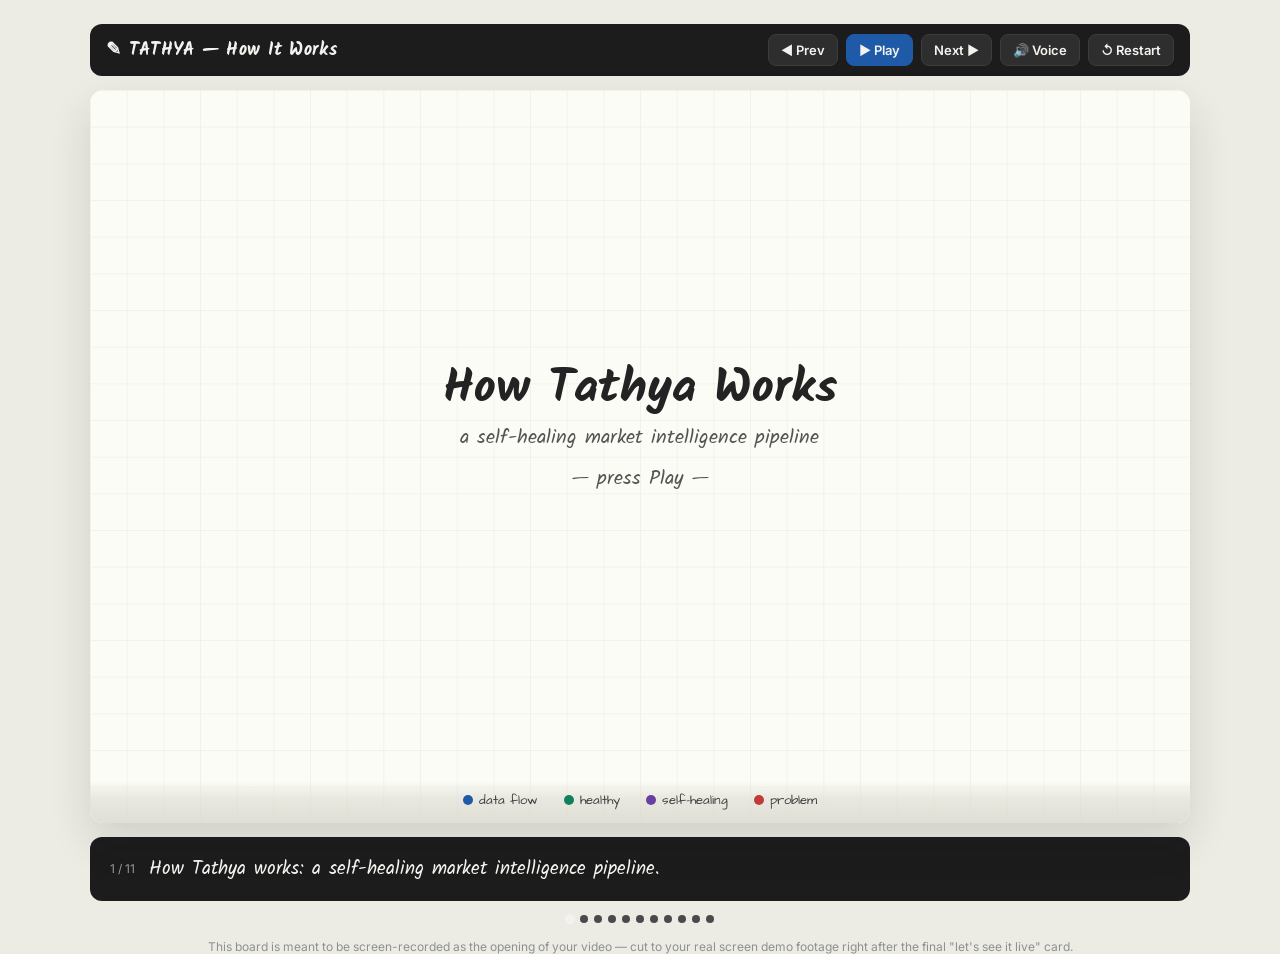
<file: docs/Tathya_Whiteboard_Explainer.html>
<!DOCTYPE html>
<html lang="en">
<head>
<meta charset="UTF-8">
<title>Tathya — How It Works (Whiteboard Explainer)</title>
<meta name="viewport" content="width=device-width, initial-scale=1.0">
<link rel="preconnect" href="https://fonts.googleapis.com">
<link href="https://fonts.googleapis.com/css2?family=Kalam:wght@400;700&family=Architects+Daughter&family=Inter:wght@500;600&display=swap" rel="stylesheet">
<style>
  :root{
    --board:#FCFCF7;
    --grid:#E7E7DE;
    --ink:#232323;
    --blue:#1E5AA8;
    --green:#12805C;
    --red:#C23B3B;
    --purple:#6B3FA0;
    --paper-shadow: rgba(35,35,35,0.14);
  }
  *{box-sizing:border-box;}
  html,body{margin:0;padding:0;height:100%;background:#EDECE4;font-family:'Inter',sans-serif;}
  .frame{
    max-width:1100px;
    margin:24px auto;
    display:flex;
    flex-direction:column;
    gap:14px;
  }
  .toolbar{
    display:flex;
    align-items:center;
    justify-content:space-between;
    gap:12px;
    padding:10px 16px;
    background:#1c1c1c;
    border-radius:12px;
    color:#f2f2ef;
  }
  .toolbar .title{
    font-family:'Kalam',cursive;
    font-weight:700;
    font-size:18px;
    letter-spacing:.3px;
  }
  .controls{display:flex;align-items:center;gap:8px;}
  .btn{
    background:#2e2e2e;
    border:1px solid #3d3d3d;
    color:#f2f2ef;
    border-radius:8px;
    padding:7px 12px;
    font-family:'Inter',sans-serif;
    font-size:13px;
    font-weight:600;
    cursor:pointer;
    transition:background .15s;
  }
  .btn:hover{background:#3d3d3d;}
  .btn.primary{background:var(--blue);border-color:var(--blue);}
  .btn.primary:hover{background:#184a8c;}
  .dots{display:flex;gap:6px;align-items:center;}
  .dot{
    width:8px;height:8px;border-radius:50%;
    background:#4a4a4a;cursor:pointer;
    transition:background .15s, transform .15s;
  }
  .dot.active{background:#f2f2ef;transform:scale(1.3);}

  .board-wrap{
    position:relative;
    background:var(--board);
    border-radius:14px;
    box-shadow: 0 18px 40px var(--paper-shadow), inset 0 0 0 10px #fff, inset 0 0 0 12px #d9d9cf;
    overflow:hidden;
  }
  svg#board{display:block;width:100%;height:auto;}

  .node .box{fill:#fff;stroke:var(--ink);stroke-width:2.5;}
  .node .box.blue{stroke:var(--blue);}
  .node .box.green{stroke:var(--green);}
  .node .box.purple{stroke:var(--purple);}
  .node .box.red{stroke:var(--red);}
  .node .box.shadow{fill:none;stroke:var(--ink);stroke-width:2;opacity:.25;}
  .node text{font-family:'Kalam',cursive;fill:var(--ink);}
  .node .label-main{font-weight:700;font-size:22px;}
  .node .label-sub{font-size:15px;fill:#555;}
  .chip .box{fill:#fff;stroke-width:2;}
  .chip text{font-family:'Kalam',cursive;font-size:15px;fill:var(--ink);}

  .arrow{
    fill:none;
    stroke:var(--ink);
    stroke-width:3;
    stroke-linecap:round;
    transition: stroke-dashoffset 0.9s cubic-bezier(.4,.1,.2,1);
  }
  .arrow.blue{stroke:var(--blue);}
  .arrow.green{stroke:var(--green);}
  .arrow.purple{stroke:var(--purple);}
  .arrow.red{stroke:var(--red);}
  .arrow-label{font-family:'Kalam',cursive;font-size:14px;fill:#555;}

  [data-step]{ opacity:0; transform: translateY(10px); transition: opacity .5s ease, transform .5s ease; }
  [data-step].shown{ opacity:1; transform: translateY(0); }

  .title-card{font-family:'Kalam',cursive;}
  .title-card .big{font-size:52px;font-weight:700;fill:var(--ink);}
  .title-card .sub{font-size:22px;fill:#555;}

  .legend-tray{
    position:absolute;
    left:0; right:0; bottom:0;
    display:flex;
    justify-content:center;
    gap:26px;
    padding:10px 0 14px;
    background:linear-gradient(180deg, rgba(217,217,207,0) 0%, rgba(217,217,207,0.55) 40%, rgba(217,217,207,0.85) 100%);
    font-family:'Architects Daughter',cursive;
    font-size:13px;
    color:#3a3a3a;
    pointer-events:none;
  }
  .legend-item{display:flex;align-items:center;gap:6px;}
  .legend-cap{width:10px;height:10px;border-radius:50%;display:inline-block;}

  .caption-strip{
    min-height:64px;
    background:#1c1c1c;
    color:#f6f6f2;
    border-radius:12px;
    padding:14px 20px;
    font-family:'Kalam',cursive;
    font-size:19px;
    line-height:1.4;
    display:flex;
    align-items:center;
  }
  .step-count{
    font-family:'Inter',sans-serif;
    font-size:12px;
    color:#9a9a9a;
    margin-right:14px;
    white-space:nowrap;
  }
  .cue{
    font-family:'Inter',sans-serif;
    font-size:12px;
    color:#8f8f8f;
    text-align:center;
    padding-top:2px;
  }
  @media (max-width:720px){
    .title-card .big{font-size:34px;}
    .title-card .sub{font-size:16px;}
    .toolbar{flex-wrap:wrap;}
  }
</style>
</head>
<body>
<div class="frame">

  <div class="toolbar">
    <div class="title">✎ TATHYA — How It Works</div>
    <div class="controls">
      <button class="btn" id="prevBtn" title="Previous">◀ Prev</button>
      <button class="btn primary" id="playBtn" title="Play / Pause">▶ Play</button>
      <button class="btn" id="nextBtn" title="Next">Next ▶</button>
      <button class="btn" id="muteBtn" title="Mute narration">🔊 Voice</button>
      <button class="btn" id="restartBtn" title="Restart">↺ Restart</button>
    </div>
  </div>

  <div class="board-wrap">
    <svg id="board" viewBox="0 0 1200 800" xmlns="http://www.w3.org/2000/svg">
      <defs>
        <pattern id="grid" width="40" height="40" patternUnits="userSpaceOnUse">
          <path d="M40 0H0V40" fill="none" stroke="#E7E7DE" stroke-width="1"/>
        </pattern>
        <marker id="arrowhead" markerWidth="10" markerHeight="10" refX="7" refY="3.5" orient="auto">
          <polygon points="0 0, 8 3.5, 0 7" fill="var(--ink)"/>
        </marker>
        <marker id="arrowhead-blue" markerWidth="10" markerHeight="10" refX="7" refY="3.5" orient="auto">
          <polygon points="0 0, 8 3.5, 0 7" fill="#1E5AA8"/>
        </marker>
        <marker id="arrowhead-green" markerWidth="10" markerHeight="10" refX="7" refY="3.5" orient="auto">
          <polygon points="0 0, 8 3.5, 0 7" fill="#12805C"/>
        </marker>
        <marker id="arrowhead-purple" markerWidth="10" markerHeight="10" refX="7" refY="3.5" orient="auto">
          <polygon points="0 0, 8 3.5, 0 7" fill="#6B3FA0"/>
        </marker>
        <marker id="arrowhead-red" markerWidth="10" markerHeight="10" refX="7" refY="3.5" orient="auto">
          <polygon points="0 0, 8 3.5, 0 7" fill="#C23B3B"/>
        </marker>
      </defs>

      <rect x="0" y="0" width="1200" height="800" fill="var(--board)"/>
      <rect x="0" y="0" width="1200" height="800" fill="url(#grid)"/>

      <!-- TITLE CARD (step 0, hides at step 2) -->
      <g class="title-card" data-step="0" data-hide-step="2" text-anchor="middle">
        <text x="600" y="340" class="big">How Tathya Works</text>
        <text x="600" y="385" class="sub">a self-healing market intelligence pipeline</text>
        <text x="600" y="430" class="sub" fill="#888">— press Play —</text>
      </g>

      <!-- PROBLEM ICON (step 1, hides at step 2) -->
      <g data-step="1" data-hide-step="2" text-anchor="middle">
        <rect x="470" y="250" width="260" height="140" rx="10" class="box red" fill="#fff" stroke="#C23B3B" stroke-width="2.5"/>
        <text x="600" y="300" font-family="Kalam" font-size="34" fill="#C23B3B">🌐 ⚡ 💥</text>
        <text x="600" y="345" font-family="Kalam" font-size="19" fill="#333">a website redesigns its HTML —</text>
        <text x="600" y="372" font-family="Kalam" font-size="19" fill="#333">the scraper breaks, silently</text>
      </g>

      <!-- MAIN FLOW -->
      <!-- User -->
      <g class="node" data-step="2" text-anchor="middle">
        <circle cx="600" cy="42" r="18" fill="none" stroke="var(--ink)" stroke-width="2.5"/>
        <path d="M577 90 Q600 60 623 90" fill="none" stroke="var(--ink)" stroke-width="2.5"/>
        <text x="600" y="112" class="label-sub" text-anchor="middle">You</text>
      </g>
      <path class="arrow draw" data-step="2" d="M600,95 L600,122" marker-end="url(#arrowhead)"/>

      <!-- Frontend -->
      <g class="node" data-step="2" text-anchor="middle">
        <rect x="500" y="125" width="200" height="70" rx="12" class="box blue"/>
        <text x="600" y="155" class="label-main">React Console</text>
        <text x="600" y="177" class="label-sub">(frontend)</text>
      </g>
      <path class="arrow draw" data-step="3" d="M600,195 L600,232" marker-end="url(#arrowhead)"/>

      <!-- Backend -->
      <g class="node" data-step="3" text-anchor="middle">
        <rect x="500" y="235" width="200" height="70" rx="12" class="box"/>
        <text x="600" y="265" class="label-main">FastAPI</text>
        <text x="600" y="287" class="label-sub">(backend)</text>
      </g>
      <path class="arrow draw" data-step="4" d="M600,305 L600,342" marker-end="url(#arrowhead)"/>

      <!-- Bright Data -->
      <g class="node" data-step="4" text-anchor="middle">
        <rect x="500" y="345" width="200" height="70" rx="12" class="box blue"/>
        <text x="600" y="375" class="label-main">Bright Data</text>
        <text x="600" y="397" class="label-sub">Scraper Studio</text>
      </g>

      <!-- Source chips -->
      <g class="chip" data-step="4" text-anchor="middle">
        <rect x="255" y="352" width="170" height="56" rx="10" class="box blue" fill="#fff" stroke="#1E5AA8" stroke-width="2"/>
        <text x="340" y="385" text-anchor="middle">Google News</text>
      </g>
      <path class="arrow draw blue" data-step="4" d="M425,378 Q460,378 495,378" marker-end="url(#arrowhead-blue)"/>

      <g class="chip" data-step="4" text-anchor="middle">
        <rect x="775" y="352" width="170" height="56" rx="10" class="box blue" fill="#fff" stroke="#1E5AA8" stroke-width="2"/>
        <text x="860" y="385" text-anchor="middle">Yahoo Finance</text>
      </g>
      <path class="arrow draw blue" data-step="4" d="M775,378 Q740,378 705,378" marker-end="url(#arrowhead-blue)"/>

      <path class="arrow draw" data-step="5" d="M600,415 L600,452" marker-end="url(#arrowhead)"/>
      <text class="arrow-label" data-step="5" x="618" y="440">field fill-rate</text>

      <!-- Health Engine -->
      <g class="node" data-step="5" text-anchor="middle">
        <rect x="500" y="455" width="200" height="70" rx="12" class="box"/>
        <text x="600" y="485" class="label-main">Health Engine</text>
        <text x="600" y="507" class="label-sub">scores every field</text>
      </g>

      <!-- Branch: Supabase (healthy) -->
      <path class="arrow draw green" data-step="6" d="M540,525 Q400,560 340,583" marker-end="url(#arrowhead-green)"/>
      <g class="node" data-step="6" text-anchor="middle">
        <rect x="220" y="585" width="220" height="72" rx="12" class="box green"/>
        <text x="330" y="616" class="label-main">Supabase</text>
        <text x="330" y="638" class="label-sub" fill="#12805C">✓ 100% healthy → saved</text>
      </g>

      <!-- Branch: Self-Healing (degraded) -->
      <path class="arrow draw purple" data-step="7" d="M660,525 Q800,560 860,583" marker-end="url(#arrowhead-purple)"/>
      <g class="node" data-step="7" text-anchor="middle">
        <rect x="740" y="585" width="240" height="72" rx="12" class="box purple"/>
        <text x="860" y="616" class="label-main">Self-Healing Engine</text>
        <text x="860" y="638" class="label-sub" fill="#C23B3B">⚠ degraded field detected</text>
      </g>

      <!-- 4-step healing loop -->
      <path class="arrow draw purple" data-step="8" d="M860,657 L860,690" marker-end="url(#arrowhead-purple)"/>

      <g class="chip" data-step="8" text-anchor="middle">
        <rect x="600" y="695" width="120" height="48" rx="10" class="box purple" fill="#fff" stroke="#6B3FA0" stroke-width="2"/>
        <text x="660" y="725" text-anchor="middle">Detect</text>
      </g>
      <path class="arrow draw purple" data-step="8" d="M780,695 Q795,719 780,743" marker-end="url(#arrowhead-purple)" transform="translate(-60,0)"/>
      <path class="arrow draw purple" data-step="8" d="M720,719 L745,719" marker-end="url(#arrowhead-purple)"/>

      <g class="chip" data-step="8" text-anchor="middle">
        <rect x="745" y="695" width="120" height="48" rx="10" class="box purple" fill="#fff" stroke="#6B3FA0" stroke-width="2"/>
        <text x="805" y="725" text-anchor="middle">Analyze DOM</text>
      </g>
      <path class="arrow draw purple" data-step="8" d="M865,719 L890,719" marker-end="url(#arrowhead-purple)"/>

      <g class="chip" data-step="8" text-anchor="middle">
        <rect x="890" y="695" width="130" height="48" rx="10" class="box purple" fill="#fff" stroke="#6B3FA0" stroke-width="2"/>
        <text x="955" y="725" text-anchor="middle">Propose fix</text>
      </g>
      <path class="arrow draw purple" data-step="8" d="M1020,719 L1045,719" marker-end="url(#arrowhead-purple)"/>

      <g class="chip" data-step="8" text-anchor="middle">
        <rect x="1045" y="695" width="120" height="48" rx="10" class="box purple" fill="#fff" stroke="#6B3FA0" stroke-width="2"/>
        <text x="1105" y="725" text-anchor="middle">Verify</text>
      </g>

      <!-- Restored loop back to Health Engine -->
      <path class="arrow draw green" data-step="9" d="M1105,695 C1160,600 1160,470 704,486" marker-end="url(#arrowhead-green)"/>
      <text class="arrow-label" data-step="9" x="900" y="470" fill="#12805C">restored to 100% ✓</text>

      <!-- Closing overlay -->
      <g data-step="10" text-anchor="middle">
        <rect x="0" y="0" width="1200" height="800" fill="#FCFCF7" opacity="0.88"/>
        <text x="600" y="380" font-family="Kalam" font-weight="700" font-size="46" fill="var(--ink)" text-anchor="middle">That's the theory.</text>
        <text x="600" y="430" font-family="Kalam" font-weight="700" font-size="46" fill="var(--blue)" text-anchor="middle">Now — let's see it live ▶</text>
      </g>

      <rect x="0" y="0" width="1200" height="800" fill="none" stroke="#00000000"/>
    </svg>

    <div class="legend-tray">
      <div class="legend-item"><span class="legend-cap" style="background:#1E5AA8;"></span>data flow</div>
      <div class="legend-item"><span class="legend-cap" style="background:#12805C;"></span>healthy</div>
      <div class="legend-item"><span class="legend-cap" style="background:#6B3FA0;"></span>self-healing</div>
      <div class="legend-item"><span class="legend-cap" style="background:#C23B3B;"></span>problem</div>
    </div>
  </div>

  <div class="caption-strip">
    <span class="step-count" id="stepCount">1 / 11</span>
    <span id="captionText">Press Play to begin.</span>
  </div>
  <div class="dots" id="dots" style="justify-content:center;"></div>
  <div class="cue">This board is meant to be screen-recorded as the opening of your video — cut to your real screen demo footage right after the final "let's see it live" card.</div>
</div>

<script>
(function(){
  const captions = [
    "How Tathya works: a self-healing market intelligence pipeline.",
    "Websites change constantly. When they do, scrapers can break silently — and nobody notices until the data looks wrong.",
    "It starts with a person opening Tathya's console, a React and TypeScript frontend, and clicking Run Scraper.",
    "The frontend calls Tathya's FastAPI backend, which orchestrates the entire pipeline.",
    "The backend triggers Bright Data's Scraper Studio, pulling real-time articles from Google News and Yahoo Finance.",
    "Every batch of scraped data is checked against a required schema. Tathya scores its health by how many fields actually came back filled in.",
    "When health is one hundred percent, records flow straight into Supabase. Job done.",
    "But if a field drops out, a broken selector, a redesigned page, Tathya's self-healing engine takes over instead of just alerting someone.",
    "It detects the failure, analyzes the live HTML, proposes new CSS selectors, and verifies them, automatically.",
    "Once verified, the pipeline is restored to full health, and the healed selectors go straight back into rotation.",
    "That's the theory. Now, let's see it live."
  ];
  const total = captions.length;
  let current = 0;
  let playing = false;
  let muted = false;
  const synth = window.speechSynthesis;

  const els = Array.from(document.querySelectorAll('[data-step]'));
  const drawPaths = document.querySelectorAll('path.draw');

  drawPaths.forEach(p => {
    try {
      const len = p.getTotalLength();
      p.style.strokeDasharray = len;
      p.style.strokeDashoffset = len;
    } catch(e){}
  });

  const dotsWrap = document.getElementById('dots');
  for (let i=0;i<total;i++){
    const d = document.createElement('div');
    d.className = 'dot' + (i===0?' active':'');
    d.addEventListener('click', ()=>{ stopSpeech(); goTo(i); if(playing) speakCurrent(); });
    dotsWrap.appendChild(d);
  }

  function render(){
    els.forEach(el=>{
      const step = parseInt(el.getAttribute('data-step'),10);
      const hideStep = el.getAttribute('data-hide-step');
      let show = current >= step;
      if (hideStep !== null && current >= parseInt(hideStep,10)) show = false;
      el.classList.toggle('shown', show);
      if (show && el.tagName === 'path' && el.classList.contains('draw')){
        el.style.strokeDashoffset = 0;
      }
    });
    document.getElementById('captionText').textContent = captions[current];
    document.getElementById('stepCount').textContent = (current+1) + ' / ' + total;
    Array.from(dotsWrap.children).forEach((d,i)=> d.classList.toggle('active', i===current));
  }

  function goTo(n){
    current = Math.max(0, Math.min(total-1, n));
    render();
  }

  function stopSpeech(){
    if (synth) synth.cancel();
  }

  function speakCurrent(){
    if (muted || !synth){
      if (playing) setTimeout(()=> advance(), 3200);
      return;
    }
    synth.cancel();
    const utter = new SpeechSynthesisUtterance(captions[current]);
    utter.rate = 0.97;
    utter.pitch = 1;
    utter.onend = () => { if (playing) advance(); };
    utter.onerror = () => { if (playing) setTimeout(()=>advance(), 500); };
    synth.speak(utter);
  }

  function advance(){
    if (current < total-1){
      goTo(current+1);
      speakCurrent();
    } else {
      playing = false;
      updatePlayBtn();
    }
  }

  function updatePlayBtn(){
    document.getElementById('playBtn').textContent = playing ? '⏸ Pause' : '▶ Play';
  }

  document.getElementById('playBtn').addEventListener('click', ()=>{
    playing = !playing;
    updatePlayBtn();
    if (playing){
      speakCurrent();
    } else {
      stopSpeech();
    }
  });
  document.getElementById('nextBtn').addEventListener('click', ()=>{
    stopSpeech();
    goTo(current+1);
    if (playing) speakCurrent();
  });
  document.getElementById('prevBtn').addEventListener('click', ()=>{
    stopSpeech();
    goTo(current-1);
    if (playing) speakCurrent();
  });
  document.getElementById('restartBtn').addEventListener('click', ()=>{
    stopSpeech();
    playing = false;
    updatePlayBtn();
    goTo(0);
  });
  document.getElementById('muteBtn').addEventListener('click', function(){
    muted = !muted;
    this.textContent = muted ? '🔇 Muted' : '🔊 Voice';
    if (muted) stopSpeech();
  });

  render();
})();
</script>
</body>
</html>
</file>
